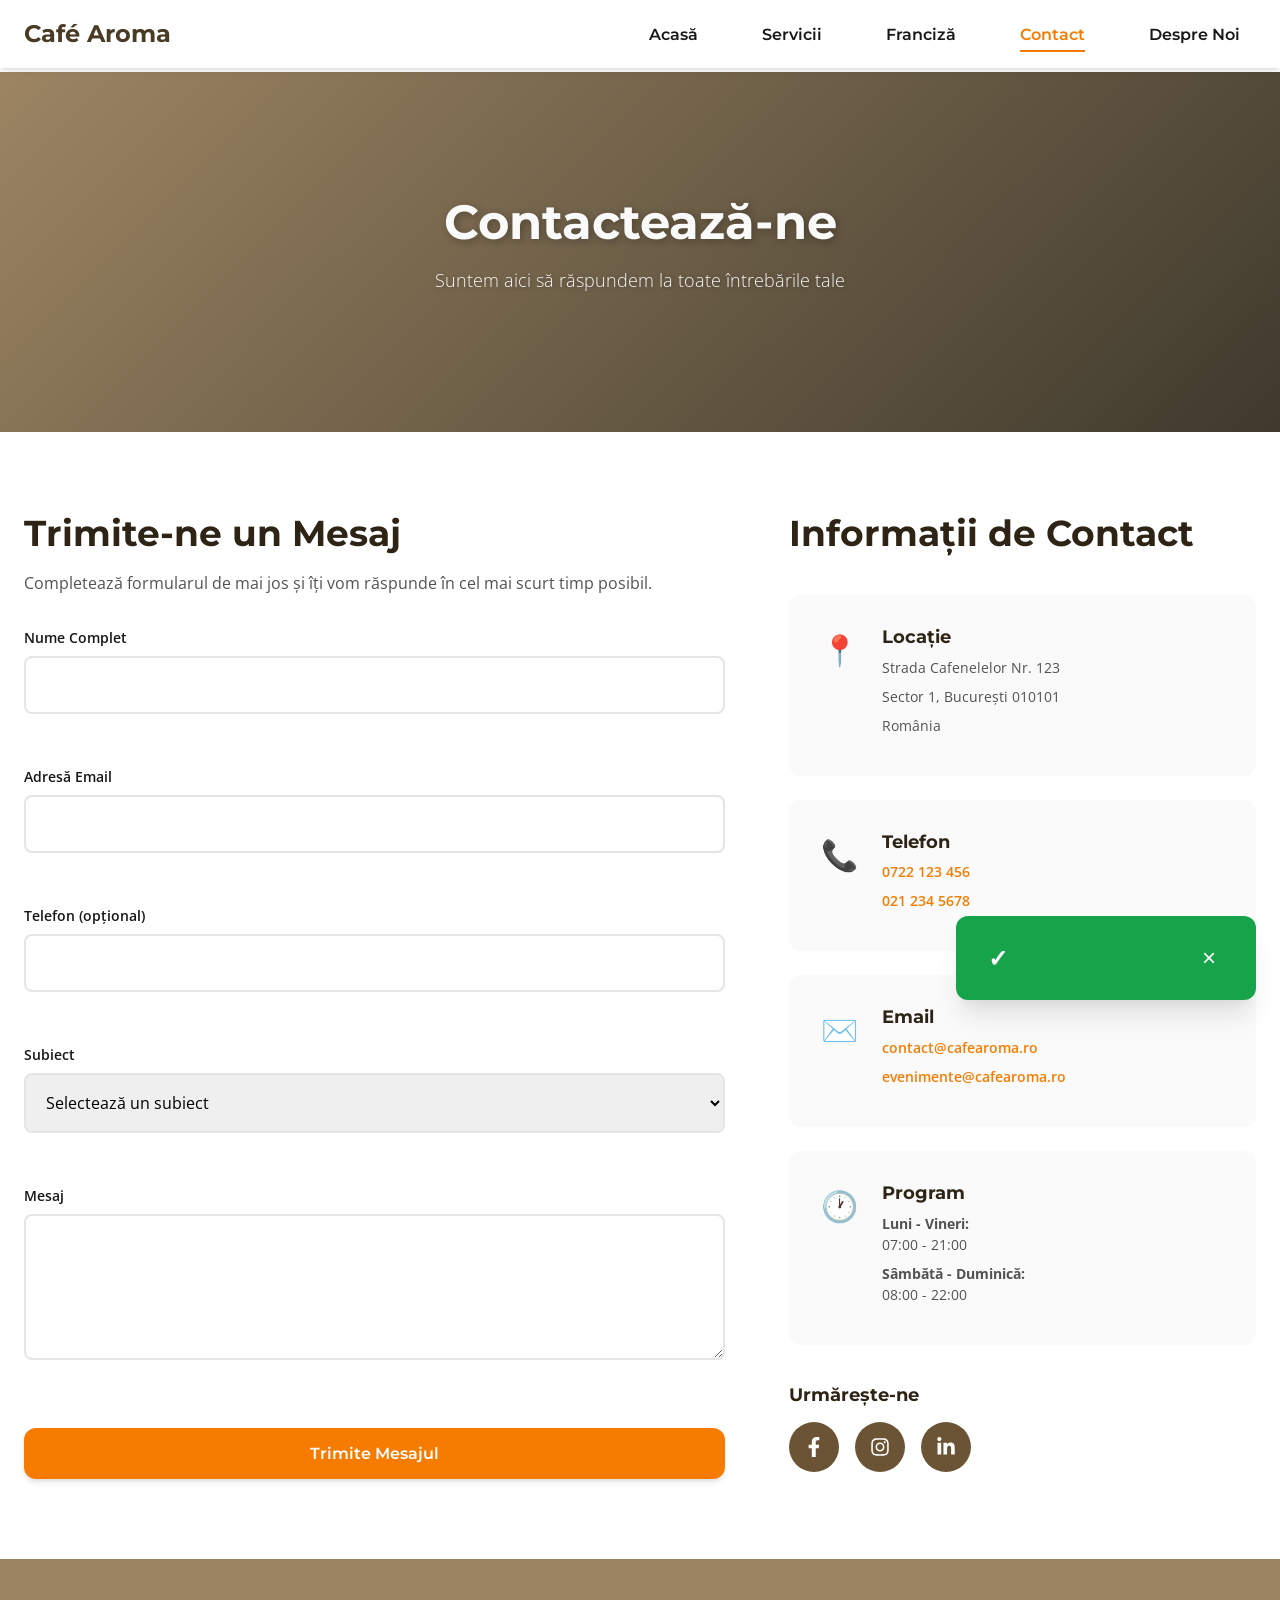
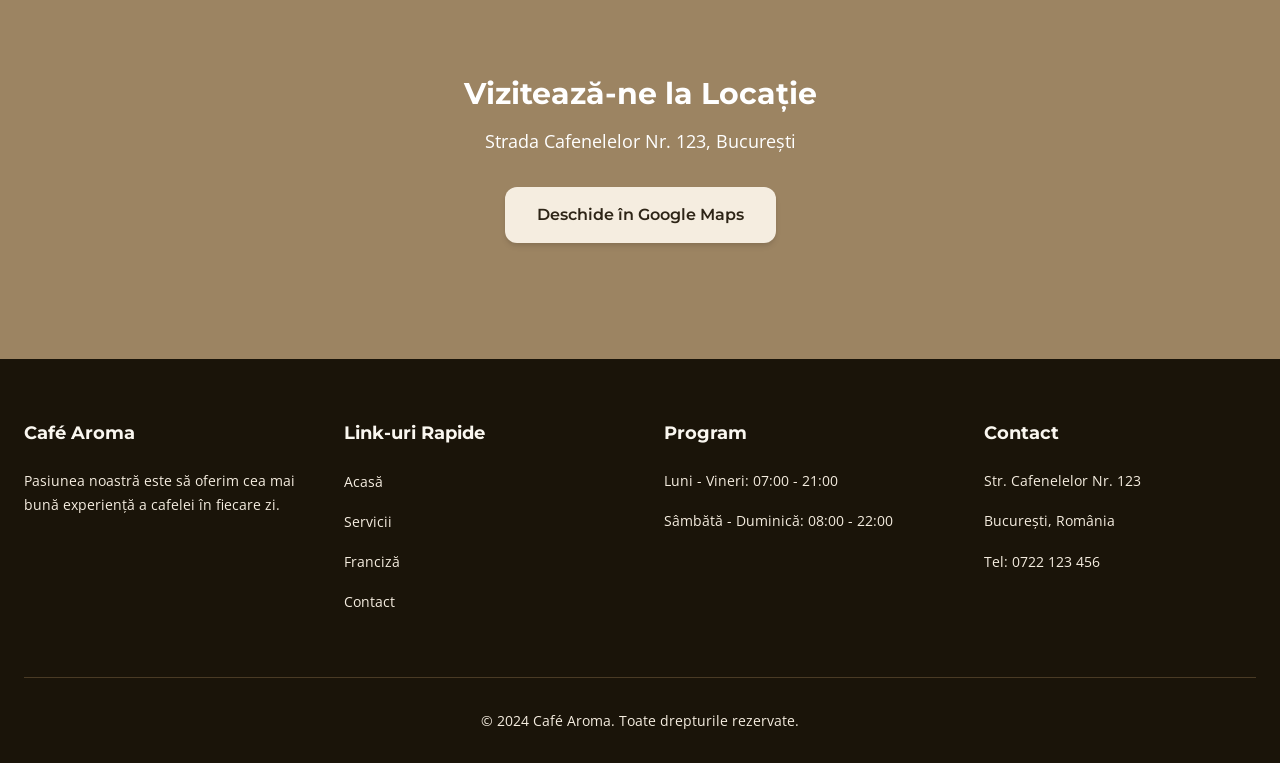
<file: contact.html>
<!DOCTYPE html>
<html lang="ro">
<head>
    <meta charset="UTF-8">
    <meta name="viewport" content="width=device-width, initial-scale=1.0">
    <meta name="description" content="Contactează Café Aroma pentru rezervări, întrebări sau feedback. Suntem aici să te ajutăm să ai cea mai bună experiență.">
    <meta property="og:title" content="Contact - Café Aroma">
    <meta property="og:description" content="Trimite-ne un mesaj sau vizitează-ne la locația din București. Echipa noastră este gata să te ajute.">
    <meta property="og:image" content="https://images.pexels.com/photos/302899/pexels-photo-302899.jpeg">
    <meta property="og:type" content="website">

    <title>Contact - Café Aroma</title>

    <link rel="preconnect" href="https://fonts.googleapis.com">
    <link rel="preconnect" href="https://fonts.gstatic.com" crossorigin>
    <link href="https://fonts.googleapis.com/css2?family=Montserrat:wght@400;600;700&family=Open+Sans:wght@300;400;600&display=swap" rel="stylesheet">

    <link rel="stylesheet" href="./css/variables.css">
    <link rel="stylesheet" href="./css/main.css">
    <link rel="stylesheet" href="./css/responsive.css">
</head>
<body>
    <!-- Navigation -->
    <nav class="navbar" id="navbar">
        <div class="nav-container">
            <a href="/" class="nav-logo">Café Aroma</a>

            <button class="mobile-menu-toggle" id="mobileMenuToggle" aria-label="Toggle menu">
                <span></span>
                <span></span>
                <span></span>
            </button>

            <ul class="nav-menu" id="navMenu">
                <li class="nav-item">
                    <a href="./index.html" class="nav-link">Acasă</a>
                </li>
                <li class="nav-item">
                    <a href="./services.html" class="nav-link">Servicii</a>
                </li>
                <li class="nav-item">
                    <a href="./franciza.html" class="nav-link">Franciză</a>
                </li>
                <li class="nav-item">
                    <a href="./contact.html" class="nav-link active">Contact</a>
                </li>
                <li class="nav-item">
                    <a href="./about.html" class="nav-link">Despre Noi</a>
                </li>
            </ul>
        </div>
    </nav>

    <!-- Mobile Drawer Overlay -->
    <div class="drawer-overlay" id="drawerOverlay"></div>

    <!-- Page Header -->
    <section class="page-header">
        <div class="page-header-overlay"></div>
        <div class="page-header-content">
            <h1>Contactează-ne</h1>
            <p>Suntem aici să răspundem la toate întrebările tale</p>
        </div>
    </section>

    <!-- Contact Section -->
    <section class="section contact-section fade-in-element">
        <div class="container">
            <div class="contact-grid">
                <!-- Contact Form -->
                <div class="contact-form-wrapper">
                    <h2>Trimite-ne un Mesaj</h2>
                    <p class="form-description">Completează formularul de mai jos și îți vom răspunde în cel mai scurt timp posibil.</p>

                    <form id="contactForm" class="contact-form" novalidate>
                        <div class="form-group">
                            <label for="name">Nume Complet</label>
                            <input
                                type="text"
                                id="name"
                                name="name"
                                required
                                autocomplete="name"
                                aria-describedby="nameError">
                            <span class="error-message" id="nameError"></span>
                        </div>

                        <div class="form-group">
                            <label for="email">Adresă Email</label>
                            <input
                                type="email"
                                id="email"
                                name="email"
                                required
                                autocomplete="email"
                                aria-describedby="emailError">
                            <span class="error-message" id="emailError"></span>
                        </div>

                        <div class="form-group">
                            <label for="phone">Telefon (opțional)</label>
                            <input
                                type="tel"
                                id="phone"
                                name="phone"
                                autocomplete="tel"
                                aria-describedby="phoneError">
                            <span class="error-message" id="phoneError"></span>
                        </div>

                        <div class="form-group">
                            <label for="subject">Subiect</label>
                            <select id="subject" name="subject" required aria-describedby="subjectError">
                                <option value="">Selectează un subiect</option>
                                <option value="rezervare">Rezervare</option>
                                <option value="eveniment">Eveniment Privat</option>
                                <option value="workshop">Workshop Barista</option>
                                <option value="catering">Catering</option>
                                <option value="altele">Altele</option>
                            </select>
                            <span class="error-message" id="subjectError"></span>
                        </div>

                        <div class="form-group">
                            <label for="message">Mesaj</label>
                            <textarea
                                id="message"
                                name="message"
                                rows="5"
                                required
                                aria-describedby="messageError"></textarea>
                            <span class="error-message" id="messageError"></span>
                        </div>

                        <button type="submit" class="btn btn-primary btn-submit">
                            Trimite Mesajul
                        </button>
                    </form>
                </div>

                <!-- Contact Info -->
                <div class="contact-info-wrapper">
                    <h2>Informații de Contact</h2>

                    <div class="contact-info-card">
                        <div class="info-icon">📍</div>
                        <div class="info-content">
                            <h3>Locație</h3>
                            <p>Strada Cafenelelor Nr. 123</p>
                            <p>Sector 1, București 010101</p>
                            <p>România</p>
                        </div>
                    </div>

                    <div class="contact-info-card">
                        <div class="info-icon">📞</div>
                        <div class="info-content">
                            <h3>Telefon</h3>
                            <p><a href="tel:+40722123456">0722 123 456</a></p>
                            <p><a href="tel:+40212345678">021 234 5678</a></p>
                        </div>
                    </div>

                    <div class="contact-info-card">
                        <div class="info-icon">✉️</div>
                        <div class="info-content">
                            <h3>Email</h3>
                            <p><a href="mailto:contact@cafearoma.ro">contact@cafearoma.ro</a></p>
                            <p><a href="mailto:evenimente@cafearoma.ro">evenimente@cafearoma.ro</a></p>
                        </div>
                    </div>

                    <div class="contact-info-card">
                        <div class="info-icon">🕐</div>
                        <div class="info-content">
                            <h3>Program</h3>
                            <p><strong>Luni - Vineri:</strong><br>07:00 - 21:00</p>
                            <p><strong>Sâmbătă - Duminică:</strong><br>08:00 - 22:00</p>
                        </div>
                    </div>

                    <div class="social-links">
                        <h3>Urmărește-ne</h3>
                        <div class="social-icons">
                            <a href="#" aria-label="Facebook" class="social-icon">
                                <svg viewBox="0 0 320 512" width="20" height="20" fill="currentColor">
                                    <path d="M279.14 288l14.22-92.66h-88.91v-60.13c0-25.35 12.42-50.06 52.24-50.06h40.42V6.26S260.43 0 225.36 0c-73.22 0-121.08 44.38-121.08 124.72v70.62H22.89V288h81.39v224h100.17V288z"/>
                                </svg>
                            </a>
                            <a href="#" aria-label="Instagram" class="social-icon">
                                <svg viewBox="0 0 448 512" width="20" height="20" fill="currentColor">
                                    <path d="M224.1 141c-63.6 0-114.9 51.3-114.9 114.9s51.3 114.9 114.9 114.9S339 319.5 339 255.9 287.7 141 224.1 141zm0 189.6c-41.1 0-74.7-33.5-74.7-74.7s33.5-74.7 74.7-74.7 74.7 33.5 74.7 74.7-33.6 74.7-74.7 74.7zm146.4-194.3c0 14.9-12 26.8-26.8 26.8-14.9 0-26.8-12-26.8-26.8s12-26.8 26.8-26.8 26.8 12 26.8 26.8zm76.1 27.2c-1.7-35.9-9.9-67.7-36.2-93.9-26.2-26.2-58-34.4-93.9-36.2-37-2.1-147.9-2.1-184.9 0-35.8 1.7-67.6 9.9-93.9 36.1s-34.4 58-36.2 93.9c-2.1 37-2.1 147.9 0 184.9 1.7 35.9 9.9 67.7 36.2 93.9s58 34.4 93.9 36.2c37 2.1 147.9 2.1 184.9 0 35.9-1.7 67.7-9.9 93.9-36.2 26.2-26.2 34.4-58 36.2-93.9 2.1-37 2.1-147.8 0-184.8zM398.8 388c-7.8 19.6-22.9 34.7-42.6 42.6-29.5 11.7-99.5 9-132.1 9s-102.7 2.6-132.1-9c-19.6-7.8-34.7-22.9-42.6-42.6-11.7-29.5-9-99.5-9-132.1s-2.6-102.7 9-132.1c7.8-19.6 22.9-34.7 42.6-42.6 29.5-11.7 99.5-9 132.1-9s102.7-2.6 132.1 9c19.6 7.8 34.7 22.9 42.6 42.6 11.7 29.5 9 99.5 9 132.1s2.7 102.7-9 132.1z"/>
                                </svg>
                            </a>
                            <a href="#" aria-label="LinkedIn" class="social-icon">
                                <svg viewBox="0 0 448 512" width="20" height="20" fill="currentColor">
                                    <path d="M100.28 448H7.4V148.9h92.88zM53.79 108.1C24.09 108.1 0 83.5 0 53.8a53.79 53.79 0 0 1 107.58 0c0 29.7-24.1 54.3-53.79 54.3zM447.9 448h-92.68V302.4c0-34.7-.7-79.2-48.29-79.2-48.29 0-55.69 37.7-55.69 76.7V448h-92.78V148.9h89.08v40.8h1.3c12.4-23.5 42.69-48.3 87.88-48.3 94 0 111.28 61.9 111.28 142.3V448z"/>
                                </svg>
                            </a>
                        </div>
                    </div>
                </div>
            </div>
        </div>
    </section>

    <!-- Map Section -->
    <section class="section map-section fade-in-element">
        <div class="map-placeholder">
            <div class="map-overlay">
                <div class="map-content">
                    <h3>Vizitează-ne la Locație</h3>
                    <p>Strada Cafenelelor Nr. 123, București</p>
                    <a href="https://maps.google.com" target="_blank" class="btn btn-secondary">Deschide în Google Maps</a>
                </div>
            </div>
        </div>
    </section>

    <!-- Toast Notification -->
    <div class="toast" id="toast">
        <div class="toast-content">
            <span class="toast-icon">✓</span>
            <span class="toast-message" id="toastMessage"></span>
        </div>
        <button class="toast-close" id="toastClose" aria-label="Close notification">&times;</button>
    </div>

    <!-- Footer -->
    <footer class="footer">
        <div class="container">
            <div class="footer-grid">
                <div class="footer-col">
                    <h3>Café Aroma</h3>
                    <p>Pasiunea noastră este să oferim cea mai bună experiență a cafelei în fiecare zi.</p>
                </div>

                <div class="footer-col">
                    <h3>Link-uri Rapide</h3>
                    <ul>
                        <li><a href="./index.html">Acasă</a></li>
                        <li><a href="./services.html">Servicii</a></li>
                        <li><a href="./franciza.html">Franciză</a></li>
                        <li><a href="./contact.html">Contact</a></li>
                    </ul>
                </div>

                <div class="footer-col">
                    <h3>Program</h3>
                    <p>Luni - Vineri: 07:00 - 21:00</p>
                    <p>Sâmbătă - Duminică: 08:00 - 22:00</p>
                </div>

                <div class="footer-col">
                    <h3>Contact</h3>
                    <p>Str. Cafenelelor Nr. 123</p>
                    <p>București, România</p>
                    <p>Tel: 0722 123 456</p>
                </div>
            </div>

            <div class="footer-bottom">
                <p>&copy; 2024 Café Aroma. Toate drepturile rezervate.</p>
            </div>
        </div>
    </footer>

    <script src="./js/main.js"></script>
    <script src="./js/form-validation.js"></script>
</body>
</html>
</file>
<file: css/variables.css>
/* ===================================
   CSS Variables - Design System
   =================================== */

:root {
  /* Primary Color Ramp - Coffee Brown */
  --color-primary-50: #faf8f5;
  --color-primary-100: #f0ebe1;
  --color-primary-200: #e0d4bc;
  --color-primary-300: #d0bd97;
  --color-primary-400: #b39968;
  --color-primary-500: #8b6f47;
  --color-primary-600: #6b5435;
  --color-primary-700: #4a3b25;
  --color-primary-800: #2d2416;
  --color-primary-900: #1a1409;

  /* Secondary Color Ramp - Cream */
  --color-secondary-50: #fdfcfa;
  --color-secondary-100: #faf7f0;
  --color-secondary-200: #f5ede0;
  --color-secondary-300: #ede3d1;
  --color-secondary-400: #e3d5bc;
  --color-secondary-500: #d4c1a0;
  --color-secondary-600: #bfa880;
  --color-secondary-700: #9d8762;
  --color-secondary-800: #7a6749;
  --color-secondary-900: #4d4230;

  /* Accent Color Ramp - Warm Orange */
  --color-accent-50: #fff8f0;
  --color-accent-100: #ffefd9;
  --color-accent-200: #ffd9a8;
  --color-accent-300: #ffbc70;
  --color-accent-400: #ff9e3d;
  --color-accent-500: #f57c00;
  --color-accent-600: #d66800;
  --color-accent-700: #b35400;
  --color-accent-800: #8a4100;
  --color-accent-900: #5c2b00;

  /* Success Color Ramp */
  --color-success-50: #f0fdf4;
  --color-success-100: #dcfce7;
  --color-success-200: #bbf7d0;
  --color-success-300: #86efac;
  --color-success-400: #4ade80;
  --color-success-500: #22c55e;
  --color-success-600: #16a34a;
  --color-success-700: #15803d;
  --color-success-800: #166534;
  --color-success-900: #14532d;

  /* Warning Color Ramp */
  --color-warning-50: #fffbeb;
  --color-warning-100: #fef3c7;
  --color-warning-200: #fde68a;
  --color-warning-300: #fcd34d;
  --color-warning-400: #fbbf24;
  --color-warning-500: #f59e0b;
  --color-warning-600: #d97706;
  --color-warning-700: #b45309;
  --color-warning-800: #92400e;
  --color-warning-900: #78350f;

  /* Error Color Ramp */
  --color-error-50: #fef2f2;
  --color-error-100: #fee2e2;
  --color-error-200: #fecaca;
  --color-error-300: #fca5a5;
  --color-error-400: #f87171;
  --color-error-500: #ef4444;
  --color-error-600: #dc2626;
  --color-error-700: #b91c1c;
  --color-error-800: #991b1b;
  --color-error-900: #7f1d1d;

  /* Neutral Color Ramp */
  --color-neutral-50: #fafafa;
  --color-neutral-100: #f5f5f5;
  --color-neutral-200: #e5e5e5;
  --color-neutral-300: #d4d4d4;
  --color-neutral-400: #a3a3a3;
  --color-neutral-500: #737373;
  --color-neutral-600: #525252;
  --color-neutral-700: #404040;
  --color-neutral-800: #262626;
  --color-neutral-900: #171717;

  /* Semantic Colors */
  --color-text-primary: var(--color-neutral-900);
  --color-text-secondary: var(--color-neutral-600);
  --color-text-muted: var(--color-neutral-500);
  --color-text-inverse: var(--color-neutral-50);

  --color-bg-primary: #ffffff;
  --color-bg-secondary: var(--color-neutral-50);
  --color-bg-tertiary: var(--color-neutral-100);
  --color-bg-dark: var(--color-primary-900);

  --color-border-light: var(--color-neutral-200);
  --color-border-medium: var(--color-neutral-300);
  --color-border-dark: var(--color-neutral-400);

  /* Typography */
  --font-family-heading: 'Montserrat', -apple-system, BlinkMacSystemFont, 'Segoe UI', sans-serif;
  --font-family-body: 'Open Sans', -apple-system, BlinkMacSystemFont, 'Segoe UI', sans-serif;

  --font-size-xs: 0.75rem;      /* 12px */
  --font-size-sm: 0.875rem;     /* 14px */
  --font-size-base: 1rem;       /* 16px */
  --font-size-lg: 1.125rem;     /* 18px */
  --font-size-xl: 1.25rem;      /* 20px */
  --font-size-2xl: 1.5rem;      /* 24px */
  --font-size-3xl: 1.875rem;    /* 30px */
  --font-size-4xl: 2.25rem;     /* 36px */
  --font-size-5xl: 3rem;        /* 48px */
  --font-size-6xl: 3.75rem;     /* 60px */

  --font-weight-light: 300;
  --font-weight-normal: 400;
  --font-weight-semibold: 600;
  --font-weight-bold: 700;

  --line-height-tight: 1.2;
  --line-height-heading: 1.2;
  --line-height-body: 1.5;
  --line-height-relaxed: 1.75;

  /* Spacing System (8px base) */
  --spacing-0: 0;
  --spacing-1: 0.5rem;    /* 8px */
  --spacing-2: 1rem;      /* 16px */
  --spacing-3: 1.5rem;    /* 24px */
  --spacing-4: 2rem;      /* 32px */
  --spacing-5: 2.5rem;    /* 40px */
  --spacing-6: 3rem;      /* 48px */
  --spacing-7: 3.5rem;    /* 56px */
  --spacing-8: 4rem;      /* 64px */
  --spacing-9: 4.5rem;    /* 72px */
  --spacing-10: 5rem;     /* 80px */
  --spacing-12: 6rem;     /* 96px */
  --spacing-16: 8rem;     /* 128px */
  --spacing-20: 10rem;    /* 160px */

  /* Border Radius */
  --radius-sm: 0.25rem;   /* 4px */
  --radius-md: 0.5rem;    /* 8px */
  --radius-lg: 0.75rem;   /* 12px */
  --radius-xl: 1rem;      /* 16px */
  --radius-2xl: 1.5rem;   /* 24px */
  --radius-full: 9999px;

  /* Shadows */
  --shadow-sm: 0 1px 2px 0 rgba(0, 0, 0, 0.05);
  --shadow-md: 0 4px 6px -1px rgba(0, 0, 0, 0.1), 0 2px 4px -1px rgba(0, 0, 0, 0.06);
  --shadow-lg: 0 10px 15px -3px rgba(0, 0, 0, 0.1), 0 4px 6px -2px rgba(0, 0, 0, 0.05);
  --shadow-xl: 0 20px 25px -5px rgba(0, 0, 0, 0.1), 0 10px 10px -5px rgba(0, 0, 0, 0.04);
  --shadow-2xl: 0 25px 50px -12px rgba(0, 0, 0, 0.25);

  /* Transitions */
  --transition-fast: 150ms ease-in-out;
  --transition-base: 250ms ease-in-out;
  --transition-slow: 350ms ease-in-out;

  /* Z-Index Scale */
  --z-index-dropdown: 1000;
  --z-index-sticky: 1020;
  --z-index-fixed: 1030;
  --z-index-modal-backdrop: 1040;
  --z-index-modal: 1050;
  --z-index-popover: 1060;
  --z-index-tooltip: 1070;

  /* Container Max Widths */
  --container-sm: 640px;
  --container-md: 768px;
  --container-lg: 1024px;
  --container-xl: 1280px;
  --container-2xl: 1536px;

  /* Breakpoints (for reference in media queries) */
  --breakpoint-sm: 640px;
  --breakpoint-md: 768px;
  --breakpoint-lg: 1024px;
  --breakpoint-xl: 1280px;
  --breakpoint-2xl: 1536px;
}
</file>
<file: css/main.css>
/* ===================================
   Main Stylesheet - Café Aroma
   =================================== */

/* Reset & Base Styles */
* {
  margin: 0;
  padding: 0;
  box-sizing: border-box;
}

html {
  scroll-behavior: smooth;
}

body {
  font-family: var(--font-family-body);
  font-size: var(--font-size-base);
  line-height: var(--line-height-body);
  color: var(--color-text-primary);
  background-color: var(--color-bg-primary);
  -webkit-font-smoothing: antialiased;
  -moz-osx-font-smoothing: grayscale;
}

/* Typography */
h1, h2, h3, h4, h5, h6 {
  font-family: var(--font-family-heading);
  line-height: var(--line-height-heading);
  font-weight: var(--font-weight-bold);
  margin-bottom: var(--spacing-2);
}

h1 {
  font-size: var(--font-size-5xl);
}

h2 {
  font-size: var(--font-size-4xl);
}

h3 {
  font-size: var(--font-size-2xl);
}

p {
  margin-bottom: var(--spacing-2);
}

a {
  color: var(--color-primary-600);
  text-decoration: none;
  transition: color var(--transition-base);
}

a:hover {
  color: var(--color-primary-700);
}

img {
  max-width: 100%;
  height: auto;
  display: block;
}

/* Container */
.container {
  width: 100%;
  max-width: var(--container-xl);
  margin: 0 auto;
  padding: 0 var(--spacing-3);
}

/* Navigation */
.navbar {
  position: fixed;
  top: 0;
  left: 0;
  right: 0;
  background-color: rgba(255, 255, 255, 0.95);
  backdrop-filter: blur(10px);
  -webkit-backdrop-filter: blur(10px);
  box-shadow: var(--shadow-md);
  z-index: var(--z-index-sticky);
  transition: all var(--transition-base);
}

.nav-container {
  max-width: var(--container-xl);
  margin: 0 auto;
  padding: var(--spacing-2) var(--spacing-3);
  display: flex;
  justify-content: space-between;
  align-items: center;
}

.nav-logo {
  font-family: var(--font-family-heading);
  font-size: var(--font-size-2xl);
  font-weight: var(--font-weight-bold);
  color: var(--color-primary-700);
  transition: color var(--transition-base);
}

.nav-logo:hover {
  color: var(--color-accent-500);
}

.nav-menu {
  display: flex;
  list-style: none;
  gap: var(--spacing-4);
  align-items: center;
}

.nav-link {
  font-family: var(--font-family-heading);
  font-weight: var(--font-weight-semibold);
  font-size: var(--font-size-base);
  color: var(--color-text-primary);
  padding: var(--spacing-1) var(--spacing-2);
  border-radius: var(--radius-md);
  transition: all var(--transition-base);
  position: relative;
}

.nav-link:hover {
  color: var(--color-accent-500);
  background-color: var(--color-secondary-100);
}

.nav-link.active {
  color: var(--color-accent-500);
}

.nav-link.active::after {
  content: '';
  position: absolute;
  bottom: 0;
  left: var(--spacing-2);
  right: var(--spacing-2);
  height: 2px;
  background-color: var(--color-accent-500);
}

/* Mobile Menu Toggle */
.mobile-menu-toggle {
  display: none;
  flex-direction: column;
  gap: 5px;
  background: none;
  border: none;
  cursor: pointer;
  padding: var(--spacing-1);
  z-index: var(--z-index-modal);
}

.mobile-menu-toggle span {
  display: block;
  width: 25px;
  height: 3px;
  background-color: var(--color-primary-700);
  border-radius: var(--radius-sm);
  transition: all var(--transition-base);
}

.mobile-menu-toggle.active span:nth-child(1) {
  transform: rotate(45deg) translate(8px, 8px);
}

.mobile-menu-toggle.active span:nth-child(2) {
  opacity: 0;
}

.mobile-menu-toggle.active span:nth-child(3) {
  transform: rotate(-45deg) translate(7px, -7px);
}

/* Drawer Overlay */
.drawer-overlay {
  position: fixed;
  top: 0;
  left: 0;
  right: 0;
  bottom: 0;
  background-color: rgba(0, 0, 0, 0.5);
  opacity: 0;
  visibility: hidden;
  transition: all var(--transition-base);
  z-index: calc(var(--z-index-modal) - 1);
}

.drawer-overlay.active {
  opacity: 1;
  visibility: visible;
}

/* Hero Section */
.hero {
  position: relative;
  height: 100vh;
  min-height: 600px;
  display: flex;
  align-items: center;
  justify-content: center;
  background-image: url('https://images.pexels.com/photos/302899/pexels-photo-302899.jpeg');
  background-size: cover;
  background-position: center;
  background-attachment: fixed;
}

.hero-overlay {
  position: absolute;
  top: 0;
  left: 0;
  right: 0;
  bottom: 0;
  background: linear-gradient(
    135deg,
    rgba(139, 111, 71, 0.8) 0%,
    rgba(42, 36, 22, 0.85) 100%
  );
}

.hero-content {
  position: relative;
  z-index: 1;
  text-align: center;
  color: var(--color-text-inverse);
  padding: var(--spacing-3);
  animation: fadeInUp 1s ease-out;
}

.hero-content h1 {
  font-size: clamp(var(--font-size-4xl), 6vw, var(--font-size-6xl));
  margin-bottom: var(--spacing-3);
  text-shadow: 2px 2px 8px rgba(0, 0, 0, 0.3);
}

.hero-subtitle {
  font-size: clamp(var(--font-size-lg), 2.5vw, var(--font-size-2xl));
  font-weight: var(--font-weight-light);
  margin-bottom: var(--spacing-5);
  text-shadow: 1px 1px 4px rgba(0, 0, 0, 0.3);
}

/* Page Header (for Services & Contact pages) */
.page-header {
  position: relative;
  height: 40vh;
  min-height: 300px;
  display: flex;
  align-items: center;
  justify-content: center;
  background-image: url('https://images.pexels.com/photos/1251175/pexels-photo-1251175.jpeg');
  background-size: cover;
  background-position: center;
  margin-top: 72px;
}

.page-header-overlay {
  position: absolute;
  top: 0;
  left: 0;
  right: 0;
  bottom: 0;
  background: linear-gradient(
    135deg,
    rgba(139, 111, 71, 0.85) 0%,
    rgba(42, 36, 22, 0.9) 100%
  );
}

.page-header-content {
  position: relative;
  z-index: 1;
  text-align: center;
  color: var(--color-text-inverse);
  padding: var(--spacing-3);
}

.page-header-content h1 {
  font-size: clamp(var(--font-size-3xl), 5vw, var(--font-size-5xl));
  margin-bottom: var(--spacing-2);
  text-shadow: 2px 2px 8px rgba(0, 0, 0, 0.3);
}

.page-header-content p {
  font-size: var(--font-size-lg);
  font-weight: var(--font-weight-light);
  text-shadow: 1px 1px 4px rgba(0, 0, 0, 0.3);
}

/* Buttons */
.btn {
  display: inline-block;
  padding: var(--spacing-2) var(--spacing-4);
  font-family: var(--font-family-heading);
  font-size: var(--font-size-base);
  font-weight: var(--font-weight-semibold);
  text-align: center;
  text-decoration: none;
  border: none;
  border-radius: var(--radius-lg);
  cursor: pointer;
  transition: all var(--transition-base);
  box-shadow: var(--shadow-md);
}

.btn-primary {
  background-color: var(--color-accent-500);
  color: white;
}

.btn-primary:hover {
  background-color: var(--color-accent-600);
  transform: translateY(-2px);
  box-shadow: var(--shadow-lg);
}

.btn-secondary {
  background-color: var(--color-secondary-200);
  color: var(--color-primary-800);
}

.btn-secondary:hover {
  background-color: var(--color-secondary-300);
  transform: translateY(-2px);
  box-shadow: var(--shadow-lg);
}

/* Section */
.section {
  padding: var(--spacing-10) 0;
}

.section-header {
  text-align: center;
  margin-bottom: var(--spacing-8);
}

.section-header h2 {
  color: var(--color-primary-800);
  margin-bottom: var(--spacing-2);
}

.section-divider {
  width: 80px;
  height: 4px;
  background: linear-gradient(
    90deg,
    var(--color-accent-500),
    var(--color-primary-600)
  );
  margin: 0 auto var(--spacing-3);
  border-radius: var(--radius-full);
}

.section-description {
  font-size: var(--font-size-lg);
  color: var(--color-text-secondary);
  max-width: 600px;
  margin: 0 auto;
}

/* About Section */
.about-section {
  background-color: var(--color-bg-secondary);
}

.about-grid {
  display: grid;
  grid-template-columns: 1fr 1fr;
  gap: var(--spacing-8);
  align-items: center;
}

.about-image img {
  border-radius: var(--radius-xl);
  box-shadow: var(--shadow-xl);
  width: 100%;
  height: 500px;
  object-fit: cover;
}

.about-content h3 {
  color: var(--color-primary-800);
  margin-bottom: var(--spacing-3);
}

.about-content p {
  color: var(--color-text-secondary);
  margin-bottom: var(--spacing-3);
}

.stats-grid {
  display: grid;
  grid-template-columns: repeat(3, 1fr);
  gap: var(--spacing-3);
  margin-top: var(--spacing-5);
}

.stat-item {
  text-align: center;
  padding: var(--spacing-3);
  background-color: white;
  border-radius: var(--radius-lg);
  box-shadow: var(--shadow-md);
}

.stat-number {
  display: block;
  font-family: var(--font-family-heading);
  font-size: var(--font-size-3xl);
  font-weight: var(--font-weight-bold);
  color: var(--color-accent-500);
  margin-bottom: var(--spacing-1);
}

.stat-label {
  display: block;
  font-size: var(--font-size-sm);
  color: var(--color-text-secondary);
  font-weight: var(--font-weight-semibold);
}

/* Features Section */
.features-grid {
  display: grid;
  grid-template-columns: repeat(auto-fit, minmax(250px, 1fr));
  gap: var(--spacing-4);
}

.feature-card {
  background-color: white;
  padding: var(--spacing-5);
  border-radius: var(--radius-xl);
  box-shadow: var(--shadow-md);
  text-align: center;
  transition: all var(--transition-base);
}

.feature-card:hover {
  transform: translateY(-8px);
  box-shadow: var(--shadow-xl);
}

.feature-icon {
  font-size: var(--font-size-5xl);
  margin-bottom: var(--spacing-3);
}

.feature-card h3 {
  color: var(--color-primary-800);
  margin-bottom: var(--spacing-2);
}

.feature-card p {
  color: var(--color-text-secondary);
  margin-bottom: 0;
}

/* Services Section */
.services-grid {
  display: grid;
  gap: var(--spacing-6);
}

.service-card {
  background-color: white;
  border-radius: var(--radius-xl);
  box-shadow: var(--shadow-lg);
  overflow: hidden;
  display: grid;
  grid-template-columns: 400px 1fr;
  transition: all var(--transition-base);
}

.service-card:hover {
  transform: translateY(-4px);
  box-shadow: var(--shadow-2xl);
}

.service-image {
  height: 100%;
  overflow: hidden;
}

.service-image img {
  width: 100%;
  height: 100%;
  object-fit: cover;
  transition: transform var(--transition-slow);
}

.service-card:hover .service-image img {
  transform: scale(1.05);
}

.service-content {
  padding: var(--spacing-5);
}

.service-content h3 {
  color: var(--color-primary-800);
  margin-bottom: var(--spacing-2);
}

.service-content p {
  color: var(--color-text-secondary);
  margin-bottom: var(--spacing-3);
}

.service-list {
  list-style: none;
  margin-top: var(--spacing-3);
}

.service-list li {
  padding: var(--spacing-1) 0;
  color: var(--color-text-secondary);
  position: relative;
  padding-left: var(--spacing-3);
}

.service-list li::before {
  content: '✓';
  position: absolute;
  left: 0;
  color: var(--color-accent-500);
  font-weight: var(--font-weight-bold);
}

/* Pricing Section */
.pricing-section {
  background-color: var(--color-bg-secondary);
}

.pricing-grid {
  display: grid;
  grid-template-columns: repeat(auto-fit, minmax(300px, 1fr));
  gap: var(--spacing-4);
}

.pricing-card {
  background-color: white;
  padding: var(--spacing-5);
  border-radius: var(--radius-xl);
  box-shadow: var(--shadow-lg);
}

.pricing-card h3 {
  color: var(--color-primary-800);
  text-align: center;
  margin-bottom: var(--spacing-4);
  padding-bottom: var(--spacing-2);
  border-bottom: 2px solid var(--color-accent-500);
}

.price-list {
  display: flex;
  flex-direction: column;
  gap: var(--spacing-2);
}

.price-item {
  display: flex;
  justify-content: space-between;
  align-items: center;
  padding: var(--spacing-2);
  border-radius: var(--radius-md);
  transition: background-color var(--transition-base);
}

.price-item:hover {
  background-color: var(--color-secondary-100);
}

.price {
  font-family: var(--font-family-heading);
  font-weight: var(--font-weight-bold);
  color: var(--color-accent-500);
}

/* Contact Section */
.contact-grid {
  display: grid;
  grid-template-columns: 1.5fr 1fr;
  gap: var(--spacing-8);
}

.contact-form-wrapper h2,
.contact-info-wrapper h2 {
  color: var(--color-primary-800);
  margin-bottom: var(--spacing-2);
}

.form-description {
  color: var(--color-text-secondary);
  margin-bottom: var(--spacing-4);
}

/* Contact Form */
.contact-form {
  display: flex;
  flex-direction: column;
  gap: var(--spacing-3);
}

.form-group {
  display: flex;
  flex-direction: column;
}

.form-group label {
  font-weight: var(--font-weight-semibold);
  color: var(--color-text-primary);
  margin-bottom: var(--spacing-1);
  font-size: var(--font-size-sm);
}

.form-group input,
.form-group select,
.form-group textarea {
  padding: var(--spacing-2);
  border: 2px solid var(--color-border-light);
  border-radius: var(--radius-md);
  font-family: var(--font-family-body);
  font-size: var(--font-size-base);
  transition: all var(--transition-base);
}

.form-group input:focus,
.form-group select:focus,
.form-group textarea:focus {
  outline: none;
  border-color: var(--color-accent-500);
  box-shadow: 0 0 0 3px rgba(245, 124, 0, 0.1);
}

.form-group input.error,
.form-group select.error,
.form-group textarea.error {
  border-color: var(--color-error-500);
}

.error-message {
  color: var(--color-error-600);
  font-size: var(--font-size-sm);
  margin-top: var(--spacing-1);
  min-height: 20px;
  display: block;
}

.btn-submit {
  margin-top: var(--spacing-2);
  width: 100%;
}

/* Contact Info */
.contact-info-wrapper {
  display: flex;
  flex-direction: column;
  gap: var(--spacing-3);
}

.contact-info-card {
  background-color: var(--color-bg-secondary);
  padding: var(--spacing-4);
  border-radius: var(--radius-lg);
  display: flex;
  gap: var(--spacing-3);
  transition: all var(--transition-base);
}

.contact-info-card:hover {
  background-color: var(--color-secondary-200);
  transform: translateX(4px);
}

.info-icon {
  font-size: var(--font-size-3xl);
  flex-shrink: 0;
}

.info-content h3 {
  font-size: var(--font-size-lg);
  color: var(--color-primary-800);
  margin-bottom: var(--spacing-1);
}

.info-content p {
  color: var(--color-text-secondary);
  margin-bottom: var(--spacing-1);
  font-size: var(--font-size-sm);
}

.info-content a {
  color: var(--color-accent-500);
  font-weight: var(--font-weight-semibold);
}

.info-content a:hover {
  text-decoration: underline;
}

/* Social Links */
.social-links {
  margin-top: var(--spacing-2);
}

.social-links h3 {
  font-size: var(--font-size-lg);
  color: var(--color-primary-800);
  margin-bottom: var(--spacing-2);
}

.social-icons {
  display: flex;
  gap: var(--spacing-2);
}

.social-icon {
  display: flex;
  align-items: center;
  justify-content: center;
  width: 50px;
  height: 50px;
  background-color: var(--color-primary-600);
  color: white;
  border-radius: var(--radius-full);
  font-weight: var(--font-weight-bold);
  transition: all var(--transition-base);
}

.social-icon:hover {
  background-color: var(--color-accent-500);
  transform: translateY(-4px);
  box-shadow: var(--shadow-lg);
}

/* Map Section */
.map-section {
  padding: 0;
}

.map-placeholder {
  position: relative;
  height: 400px;
  background-image: url('https://images.pexels.com/photos/2662116/pexels-photo-2662116.jpeg');
  background-size: cover;
  background-position: center;
}

.map-overlay {
  position: absolute;
  top: 0;
  left: 0;
  right: 0;
  bottom: 0;
  background-color: rgba(139, 111, 71, 0.85);
  display: flex;
  align-items: center;
  justify-content: center;
}

.map-content {
  text-align: center;
  color: white;
  padding: var(--spacing-3);
}

.map-content h3 {
  font-size: var(--font-size-3xl);
  margin-bottom: var(--spacing-2);
  color: white;
}

.map-content p {
  font-size: var(--font-size-lg);
  margin-bottom: var(--spacing-4);
}

/* Toast Notification */
.toast {
  position: fixed;
  bottom: -100px;
  right: var(--spacing-3);
  background-color: var(--color-success-600);
  color: white;
  padding: var(--spacing-3) var(--spacing-4);
  border-radius: var(--radius-lg);
  box-shadow: var(--shadow-xl);
  display: flex;
  align-items: center;
  gap: var(--spacing-2);
  z-index: var(--z-index-modal);
  transition: all var(--transition-base);
  min-width: 300px;
  max-width: 500px;
}

.toast.show {
  bottom: var(--spacing-3);
}

.toast-content {
  display: flex;
  align-items: center;
  gap: var(--spacing-2);
  flex: 1;
}

.toast-icon {
  font-size: var(--font-size-2xl);
  font-weight: var(--font-weight-bold);
}

.toast-message {
  font-weight: var(--font-weight-semibold);
}

.toast-close {
  background: none;
  border: none;
  color: white;
  font-size: var(--font-size-2xl);
  cursor: pointer;
  padding: 0;
  width: 30px;
  height: 30px;
  display: flex;
  align-items: center;
  justify-content: center;
  border-radius: var(--radius-md);
  transition: background-color var(--transition-base);
}

.toast-close:hover {
  background-color: rgba(255, 255, 255, 0.2);
}

/* Franchise Page */
.franchise-highlight {
  background-color: rgba(255, 255, 255, 0.95);
  padding: var(--spacing-6);
  border-radius: var(--radius-xl);
  box-shadow: var(--shadow-xl);
}

.franchise-grid {
  display: grid;
  grid-template-columns: repeat(auto-fit, minmax(240px, 1fr));
  gap: var(--spacing-4);
}

.franchise-step {
  background-color: white;
  border-radius: var(--radius-xl);
  padding: var(--spacing-5);
  box-shadow: var(--shadow-md);
}

.franchise-step h3 {
  color: var(--color-primary-800);
  margin-bottom: var(--spacing-3);
}

.franchise-step p {
  color: var(--color-text-secondary);
  line-height: 1.8;
}

/* CTA Section */
.cta-section {
  background: linear-gradient(
    135deg,
    var(--color-primary-700),
    var(--color-primary-900)
  );
  color: white;
  text-align: center;
}

.cta-content h2 {
  color: white;
  font-size: clamp(var(--font-size-3xl), 4vw, var(--font-size-5xl));
  margin-bottom: var(--spacing-3);
}

.cta-content p {
  font-size: var(--font-size-lg);
  margin-bottom: var(--spacing-5);
  opacity: 0.95;
}

/* Footer */
.footer {
  background-color: var(--color-primary-900);
  color: var(--color-secondary-200);
  padding: var(--spacing-8) 0 var(--spacing-4);
}

.footer-grid {
  display: grid;
  grid-template-columns: repeat(auto-fit, minmax(250px, 1fr));
  gap: var(--spacing-6);
  margin-bottom: var(--spacing-6);
}

.footer-col h3 {
  color: var(--color-secondary-100);
  font-size: var(--font-size-lg);
  margin-bottom: var(--spacing-3);
}

.footer-col p {
  font-size: var(--font-size-sm);
  line-height: var(--line-height-relaxed);
  margin-bottom: var(--spacing-2);
}

.footer-col ul {
  list-style: none;
}

.footer-col ul li {
  margin-bottom: var(--spacing-2);
}

.footer-col a {
  color: var(--color-secondary-200);
  font-size: var(--font-size-sm);
  transition: color var(--transition-base);
}

.footer-col a:hover {
  color: var(--color-accent-400);
}

.footer-bottom {
  padding-top: var(--spacing-4);
  border-top: 1px solid var(--color-primary-700);
  text-align: center;
}

.footer-bottom p {
  font-size: var(--font-size-sm);
  margin: 0;
}

/* Scroll Animations */
.fade-in-element {
  opacity: 0;
  transform: translateY(30px);
  transition: all 0.8s ease-out;
}

.fade-in-element.visible {
  opacity: 1;
  transform: translateY(0);
}

/* Keyframe Animations */
@keyframes fadeInUp {
  from {
    opacity: 0;
    transform: translateY(30px);
  }
  to {
    opacity: 1;
    transform: translateY(0);
  }
}
</file>
<file: css/responsive.css>
/* ===================================
   Responsive Styles
   =================================== */

/* Tablet and Below (1024px) */
@media (max-width: 1024px) {
  /* Service Cards */
  .service-card {
    grid-template-columns: 1fr;
  }

  .service-image {
    height: 300px;
  }

  /* About Grid */
  .about-grid {
    gap: var(--spacing-6);
  }

  /* Contact Grid */
  .contact-grid {
    grid-template-columns: 1fr;
    gap: var(--spacing-6);
  }
}

/* Mobile and Below (768px) */
@media (max-width: 768px) {
  /* Typography */
  h2 {
    font-size: var(--font-size-3xl);
  }

  h3 {
    font-size: var(--font-size-xl);
  }

  /* Navigation */
  .nav-menu {
    position: fixed;
    top: 0;
    right: -100%;
    width: 280px;
    height: 100vh;
    background-color: white;
    flex-direction: column;
    padding: var(--spacing-10) var(--spacing-4) var(--spacing-4);
    box-shadow: var(--shadow-2xl);
    transition: right var(--transition-base);
    z-index: var(--z-index-modal);
    align-items: flex-start;
    gap: var(--spacing-2);
  }

  .nav-menu.active {
    right: 0;
  }

  .nav-link {
    width: 100%;
    padding: var(--spacing-2);
    font-size: var(--font-size-lg);
  }

  .mobile-menu-toggle {
    display: flex;
  }

  /* Hero Section */
  .hero {
    min-height: 500px;
    background-attachment: scroll;
  }

  .hero-content h1 {
    font-size: var(--font-size-3xl);
  }

  .hero-subtitle {
    font-size: var(--font-size-lg);
  }

  /* About Section */
  .about-grid {
    grid-template-columns: 1fr;
    gap: var(--spacing-4);
  }

  .about-image img {
    height: 350px;
  }

  .stats-grid {
    grid-template-columns: 1fr;
    gap: var(--spacing-2);
  }

  /* Features Grid */
  .features-grid {
    grid-template-columns: 1fr;
  }

  /* Section Spacing */
  .section {
    padding: var(--spacing-8) 0;
  }

  .section-header {
    margin-bottom: var(--spacing-6);
  }

  /* Service Cards */
  .service-card {
    grid-template-columns: 1fr;
  }

  .service-image {
    height: 250px;
  }

  .service-content {
    padding: var(--spacing-4);
  }

  /* Pricing Grid */
  .pricing-grid {
    grid-template-columns: 1fr;
  }

  /* Footer */
  .footer-grid {
    grid-template-columns: 1fr;
    gap: var(--spacing-4);
  }

  /* CTA Section */
  .cta-content h2 {
    font-size: var(--font-size-2xl);
  }

  .cta-content p {
    font-size: var(--font-size-base);
  }

  /* Page Header */
  .page-header {
    min-height: 250px;
  }

  .page-header-content h1 {
    font-size: var(--font-size-2xl);
  }

  .page-header-content p {
    font-size: var(--font-size-base);
  }

  /* Toast */
  .toast {
    right: var(--spacing-2);
    left: var(--spacing-2);
    min-width: auto;
  }

  /* Contact Info */
  .contact-info-card {
    padding: var(--spacing-3);
  }

  .info-icon {
    font-size: var(--font-size-2xl);
  }
}

/* Small Mobile (480px) */
@media (max-width: 480px) {
  /* Container */
  .container {
    padding: 0 var(--spacing-2);
  }

  /* Navigation */
  .nav-container {
    padding: var(--spacing-2);
  }

  .nav-logo {
    font-size: var(--font-size-xl);
  }

  .nav-menu {
    width: 100%;
    right: -100%;
  }

  /* Hero Section */
  .hero {
    min-height: 450px;
  }

  .hero-content h1 {
    font-size: var(--font-size-2xl);
  }

  .hero-subtitle {
    font-size: var(--font-size-base);
    margin-bottom: var(--spacing-4);
  }

  /* Buttons */
  .btn {
    padding: var(--spacing-2) var(--spacing-3);
    font-size: var(--font-size-sm);
  }

  /* Section */
  .section {
    padding: var(--spacing-6) 0;
  }

  .section-header h2 {
    font-size: var(--font-size-2xl);
  }

  .section-description {
    font-size: var(--font-size-base);
  }

  /* About Image */
  .about-image img {
    height: 300px;
  }

  /* Feature Cards */
  .feature-card {
    padding: var(--spacing-4);
  }

  .feature-icon {
    font-size: var(--font-size-4xl);
  }

  /* Service Content */
  .service-content {
    padding: var(--spacing-3);
  }

  .service-content h3 {
    font-size: var(--font-size-lg);
  }

  /* Pricing Cards */
  .pricing-card {
    padding: var(--spacing-4);
  }

  .pricing-card h3 {
    font-size: var(--font-size-lg);
  }

  /* Map Section */
  .map-placeholder {
    height: 300px;
  }

  .map-content h3 {
    font-size: var(--font-size-xl);
  }

  .map-content p {
    font-size: var(--font-size-base);
  }

  /* Contact Form */
  .form-group input,
  .form-group select,
  .form-group textarea {
    font-size: var(--font-size-sm);
  }

  /* Toast */
  .toast {
    padding: var(--spacing-2) var(--spacing-3);
    font-size: var(--font-size-sm);
    min-width: auto;
  }

  .toast-icon {
    font-size: var(--font-size-xl);
  }

  /* Footer */
  .footer {
    padding: var(--spacing-6) 0 var(--spacing-3);
  }

  .footer-col h3 {
    font-size: var(--font-size-base);
  }

  .footer-col p,
  .footer-col a {
    font-size: var(--font-size-xs);
  }

  /* Stats */
  .stat-number {
    font-size: var(--font-size-2xl);
  }

  /* Page Header */
  .page-header {
    min-height: 200px;
  }

  .page-header-content h1 {
    font-size: var(--font-size-xl);
  }

  .page-header-content p {
    font-size: var(--font-size-sm);
  }

  /* Social Icons */
  .social-icon {
    width: 40px;
    height: 40px;
    font-size: var(--font-size-sm);
  }
}

/* Landscape Phone Orientation */
@media (max-height: 500px) and (orientation: landscape) {
  .hero {
    min-height: 400px;
  }

  .hero-content h1 {
    font-size: var(--font-size-2xl);
    margin-bottom: var(--spacing-2);
  }

  .hero-subtitle {
    margin-bottom: var(--spacing-3);
  }
}

/* Large Screens (1440px and above) */
@media (min-width: 1440px) {
  .container {
    max-width: var(--container-2xl);
  }

  .hero-content h1 {
    font-size: var(--font-size-6xl);
  }

  .hero-subtitle {
    font-size: var(--font-size-2xl);
  }

  .section {
    padding: var(--spacing-12) 0;
  }
}

/* Print Styles */
@media print {
  .navbar,
  .mobile-menu-toggle,
  .drawer-overlay,
  .btn,
  .cta-section,
  .toast,
  .footer {
    display: none;
  }

  .hero {
    height: auto;
    min-height: auto;
    page-break-after: always;
  }

  .section {
    page-break-inside: avoid;
  }

  body {
    font-size: 12pt;
    line-height: 1.5;
  }

  a {
    text-decoration: underline;
  }
}

/* Reduced Motion Preference */
@media (prefers-reduced-motion: reduce) {
  *,
  *::before,
  *::after {
    animation-duration: 0.01ms !important;
    animation-iteration-count: 1 !important;
    transition-duration: 0.01ms !important;
    scroll-behavior: auto !important;
  }

  .fade-in-element {
    opacity: 1;
    transform: none;
  }
}

/* High Contrast Mode */
@media (prefers-contrast: high) {
  .btn {
    border: 2px solid currentColor;
  }

  .nav-link:focus,
  .btn:focus {
    outline: 3px solid currentColor;
    outline-offset: 2px;
  }
}
</file>
